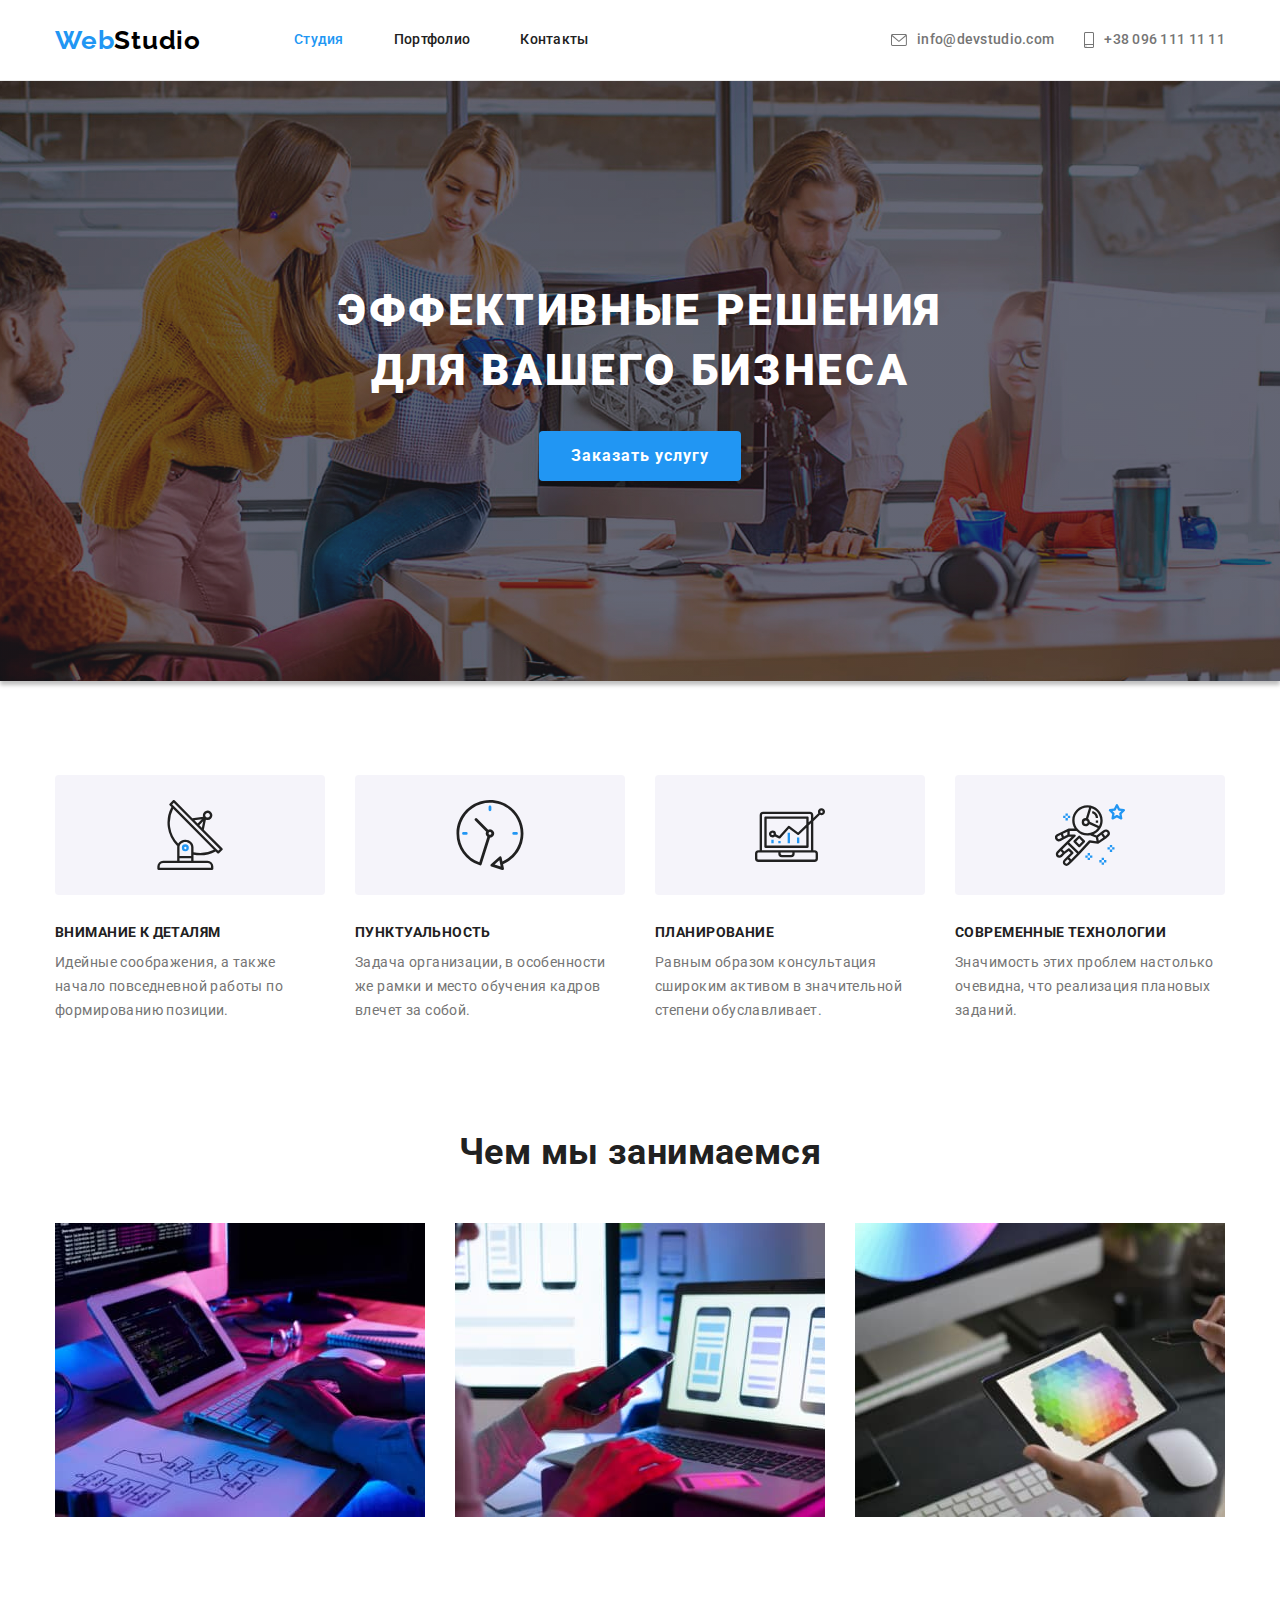
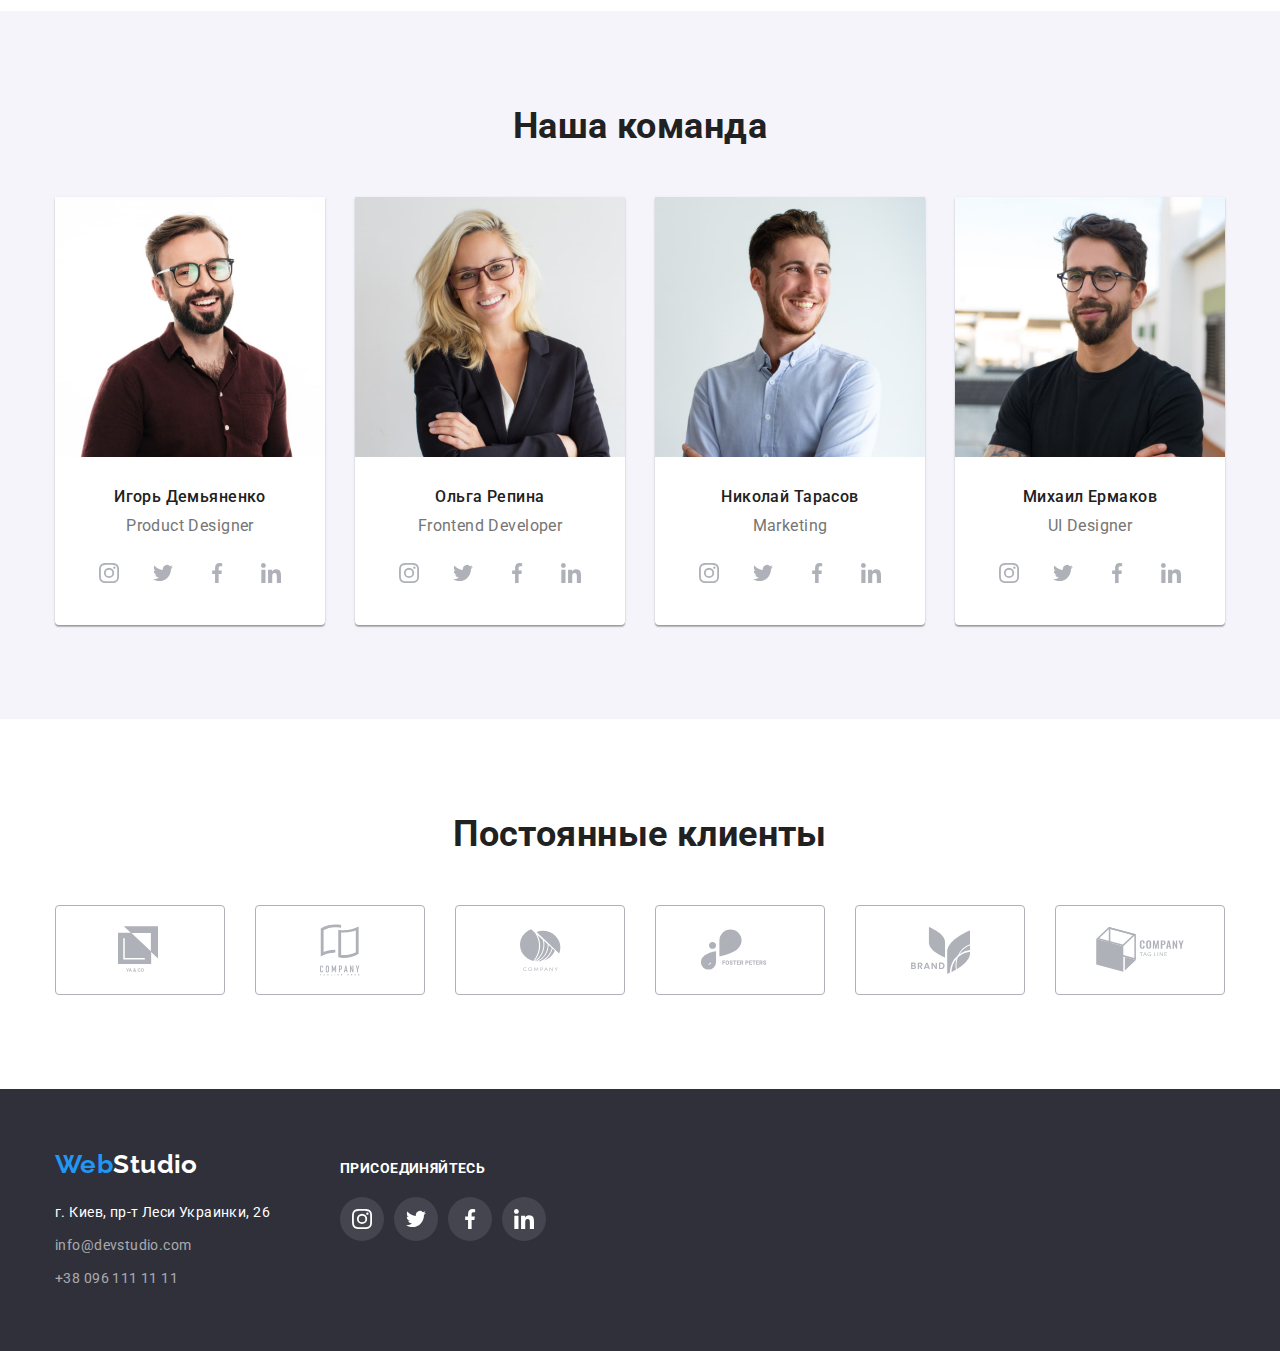
<file: index.html>
<!DOCTYPE html>
<html lang="ru">
  <head>
    <meta charset="UTF-8" />
    <meta name="viewport" content="width=device-width, initial-scale=1.0" />
    <title>Document</title>
    <link
      rel="stylesheet"
      href="https://cdnjs.cloudflare.com/ajax/libs/modern-normalize/1.0.0/modern-normalize.min.css"
    />
    <link rel="preconnect" href="https://fonts.gstatic.com" />
    <link
      href="https://fonts.googleapis.com/css2?family=Raleway:wght@700&family=Roboto:wght@400;500;700;900&display=swap"
      rel="stylesheet"
    />
    <link rel="stylesheet" href="./css/style.css" />
  </head>

  <body>
    <header class="header">
      <div class="container list">
        <a class="logo" href="./index.html"><span>Web</span>Studio</a>
        <nav>
          <ul class="nav-list">
            <li class="item">
              <a class="nav current" href="./index.html">Студия</a>
            </li>
            <li class="item">
              <a class="nav" href="./page1.html">Портфолио</a>
            </li>
            <li class="item"><a class="nav" href="">Контакты</a></li>
          </ul>
        </nav>
        <ul class="link-list">
          <li class="list">
            <a class="link mail-box" href="mailto:info@devstudio.com">
              <svg class="icon" height="12" width="16" >
                <use href="./Images/symbol-defs1.svg#icon-envelope"></use>
              </svg>
              info@devstudio.com
            </a>  
          </li>
          <li class="list">
            <a class="link" href="tel:+380961111111">
              <svg class="icon" height="16" width="10" >
                <use href="./Images/symbol-defs1.svg#icon-smartphone"></use>
              </svg>
              +38 096 111 11 11
            </a>
          </li>
        </ul>
      </div>
    </header>
    <main>
      <section class="hero">
        <div class="container">
          <h1 class="hero-text">
            Эффективные решения<br />
            для вашего бизнеса
          </h1>
          <button class="button-hero" type="button">Заказать услугу</button>
        </div>
      </section>

      <section class="studio">
        <div class="container">
          <h2 class="visualli-hidden">Наши преимущества</h2>
          <ul class="studio-list">
            <li class="text-box ikon-group">
              <h3>Внимание к деталям</h3>
              <p>
                Идейные соображения, а также начало повседневной работы по
                формированию позиции.
              </p>
            </li>
            <li class="text-box ikon-clock">
              <h3>Пунктуальность</h3>
              <p>
                Задача организации, в особенности же рамки и место обучения
                кадров влечет за собой.
              </p>
            </li>
            <li class="text-box ikon-diagram">
              <h3>Планирование</h3>
              <p>
                Равным образом консультация сшироким активом в значительной
                степени обуславливает.
              </p>
            </li>
            <li class="text-box ikon-astro">
              <h3>Современные технологии</h3>
              <p>
                Значимость этих проблем настолько очевидна, что реализация
                плановых заданий.
              </p>
            </li>
          </ul>
        </div>
      </section>
      <section class="works">
        <div class="container">
          <h2>Чем мы занимаемся</h2>
          <ul class="pictures">
            <li>
              <img
                src="./Images/box1.jpg "
                alt="работа на компьютере"
                width="370"
              />
            </li>
            <li>
              <img
                src="./Images/box2.jpg"
                alt="работа за ноутбуком"
                width="370"
              />
            </li>
            <li>
              <img
                src="./Images/box3.jpg"
                alt="работа с планшетом"
                width="370"
              />
            </li>
          </ul>
        </div>
      </section>
      <section class="foto">
        <div class="container">
          <h2>Наша команда</h2>
          <ul class="foto-comand">
            <li class="person">
              <img src="./Images/img4.jpg " alt="фото человека 1" width="270" />
              <h3>Игорь Демьяненко</h3>
              <p>Product Designer</p>
              <ul class="team-link">
                <li class="social">
                  <a class="social-net" href="https://www.instagram.com/">
                    <svg class="pin">
                      <use href="./Images/symbol-defs1.svg#icon-instagram"></use>
                    </svg>
                  </a>
                </li>
                <li class="social">
                  <a class="social-net" href="https://twitter.com/">
                    <svg class="pin">
                      <use href="./Images/symbol-defs1.svg#icon-twitter"></use>
                    </svg>
                  </a>
                </li>
                <li class="social">
                  <a class="social-net" href="https://www.facebook.com/">
                    <svg class="pin">
                      <use href="./Images/symbol-defs1.svg#icon-facebook"></use>
                    </svg>
                  </a>
                </li>
                <li class="social">
                  <a class="social-net" href="https://www.linkedin.com/">
                    <svg class="pin">
                      <use href="./Images/symbol-defs1.svg#icon-linkedin"></use>
                    </svg>
                  </a>
                </li>
              </ul>
            </li>
            <li class="person">
              <img src="./Images/img5.jpg " alt="фото человека 2" width="270" />
              <h3>Ольга Репина</h3>
              <p>Frontend Developer</p>
              <ul class="team-link">
                <li class="social">
                  <a class="social-net" href="https://www.instagram.com/">
                    <svg class="pin">
                      <use href="./Images/symbol-defs1.svg#icon-instagram"></use>
                    </svg>
                  </a>
                </li>
                <li class="social">
                  <a class="social-net" href="https://twitter.com/">
                    <svg class="pin">
                      <use href="./Images/symbol-defs1.svg#icon-twitter"></use>
                    </svg>
                  </a>
                </li>
                <li class="social">
                  <a class="social-net" href="https://www.facebook.com/">
                    <svg class="pin">
                      <use href="./Images/symbol-defs1.svg#icon-facebook"></use>
                    </svg>
                  </a>
                </li>
                <li class="social">
                  <a class="social-net" href="https://www.linkedin.com/">
                    <svg class="pin">
                      <use href="./Images/symbol-defs1.svg#icon-linkedin"></use>
                    </svg>
                  </a>
                </li>
              </ul>
            </li>
            <li class="person">
              <img src="./Images/img6.jpg" alt="фото человека 3" width="270" />
              <h3>Николай Тарасов</h3>
              <p>Marketing</p>
              <ul class="team-link">
                <li class="social">
                  <a class="social-net" href="https://www.instagram.com/">
                    <svg class="pin">
                      <use href="./Images/symbol-defs1.svg#icon-instagram"></use>
                    </svg>
                  </a>
                </li>
                <li class="social">
                  <a class="social-net" href="https://twitter.com/">
                    <svg class="pin">
                      <use href="./Images/symbol-defs1.svg#icon-twitter"></use>
                    </svg>
                  </a>
                </li>
                <li class="social">
                  <a class="social-net" href="https://www.facebook.com/">
                    <svg class="pin">
                      <use href="./Images/symbol-defs1.svg#icon-facebook"></use>
                    </svg>
                  </a>
                </li>
                <li class="social">
                  <a class="social-net" href="https://www.linkedin.com/">
                    <svg class="pin">
                      <use href="./Images/symbol-defs1.svg#icon-linkedin"></use>
                    </svg>
                  </a>
                </li>
              </ul>
            </li>
            <li class="person">
              <img src="./Images/img7.jpg" alt="фото человека 4" width="270" />
              <h3>Михаил Ермаков</h3>
              <p>UI Designer</p>
              <ul class="team-link">
                <li class="social">
                  <a class="social-net" href="https://www.instagram.com/">
                    <svg class="pin">
                      <use href="./Images/symbol-defs1.svg#icon-instagram"></use>
                    </svg>
                  </a>
                </li>
                <li class="social">
                  <a class="social-net" href="https://twitter.com/">
                    <svg class="pin">
                      <use href="./Images/symbol-defs1.svg#icon-twitter"></use>
                    </svg>
                  </a>
                </li>
                <li class="social">
                  <a class="social-net" href="https://www.facebook.com/">
                    <svg class="pin">
                      <use href="./Images/symbol-defs1.svg#icon-facebook"></use>
                    </svg>
                  </a>
                </li>
                <li class="social">
                  <a class="social-net" href="https://www.linkedin.com/">
                    <svg class="pin">
                      <use href="./Images/symbol-defs1.svg#icon-linkedin"></use>
                    </svg>
                  </a>
                </li>
              </ul>
            </li>
          </ul>
        </div>
      </section>
      <section class="client">
        <div class="container">
          <h2>Постоянные клиенты</h2>
          <ul class="company">
            <li class="name">
              <a class="company-name" href="">
                <svg class="logotip" height="49.2" width="44.2">
                  <use href="./Images/symbol-defs1.svg#icon-logo-1"></use>
                </svg>
              </a>
            </li>
            <li class="name">
              <a class="company-name" href="">
                <svg class="logotip" height="52" width="40">
                  <use href="./Images/symbol-defs1.svg#icon-logo-2"></use>
                </svg>
              </a>
            </li>
            <li class="name">
              <a class="company-name" href="">
                <svg class="logotip" height="42.6" width="41">
                  <use href="./Images/symbol-defs1.svg#icon-logo-3"></use>
                </svg>
              </a>
            </li>
            <li class="name">
              <a class="company-name" href="">
                <svg class="logotip" height="42" width="79.6">
                  <use href="./Images/symbol-defs1.svg#icon-logo-4"></use>
                </svg>
              </a>
            </li>
            <li class="name">
              <a class="company-name" href="">
                <svg class="logotip" height="47" width="59">
                  <use href="./Images/symbol-defs1.svg#icon-logo-5"></use>
                </svg>
              </a>
            </li>
            <li class="name">
              <a class="company-name" href="">
                <svg class="logotip" height="45.4" width="88.4">
                  <use href="./Images/symbol-defs1.svg#icon-logo-6"></use>
                </svg>
              </a>
            </li>
          </ul>
        </div>
      </section>
    </main>

    <footer class="footer">
      <div class="container box">
        <address>
          <ul class="card">
            <li class="point">
              <a class="footer-logo" href="./index.html"
                ><span>Web</span>Studio</a
              >
            </li>
            <li class="vizit">
              <a
                class="footer-adress"
                href="https://www.google.com.ua/maps/@50.401699,30.2525114,10z?hl=ru&authuser=0"
                >г. Киев, пр-т Леси Украинки, 26</a
              >
            </li>
            <li class="vizit">
              <a class="footer-link" href="mailto:info@devstudio.com"
                >info@devstudio.com</a
              >
            </li>
            <li class="vizit">
              <a class="footer-link" href="tel:+380961111111"
                >+38 096 111 11 11</a
              >
            </li>
          </ul>
        </address>
        <div class="subs">
          <p class="wind">присоединяйтесь</p>
          <ul class="social-link">
            <li class="social">
              <a class="social-pin" href="https://www.instagram.com/">
                <svg class="pin">
                  <use href="./Images/symbol-defs1.svg#icon-instagram"></use>
                </svg>
              </a>
            </li>
            <li class="social">
              <a class="social-pin" href="https://twitter.com/">
                <svg class="pin">
                  <use href="./Images/symbol-defs1.svg#icon-twitter"></use>
                </svg>
              </a>
            </li>
            <li class="social">
              <a class="social-pin" href="https://www.facebook.com/">
                <svg class="pin">
                  <use href="./Images/symbol-defs1.svg#icon-facebook"></use>
                </svg>
              </a>
            </li>
            <li class="social">
              <a class="social-pin" href="https://www.linkedin.com/">
                <svg class="pin">
                  <use href="./Images/symbol-defs1.svg#icon-linkedin"></use>
                </svg>
              </a>
            </li>
          </ul>
        </div>
      </div>
    </footer>
  </body>
</html>
</file>
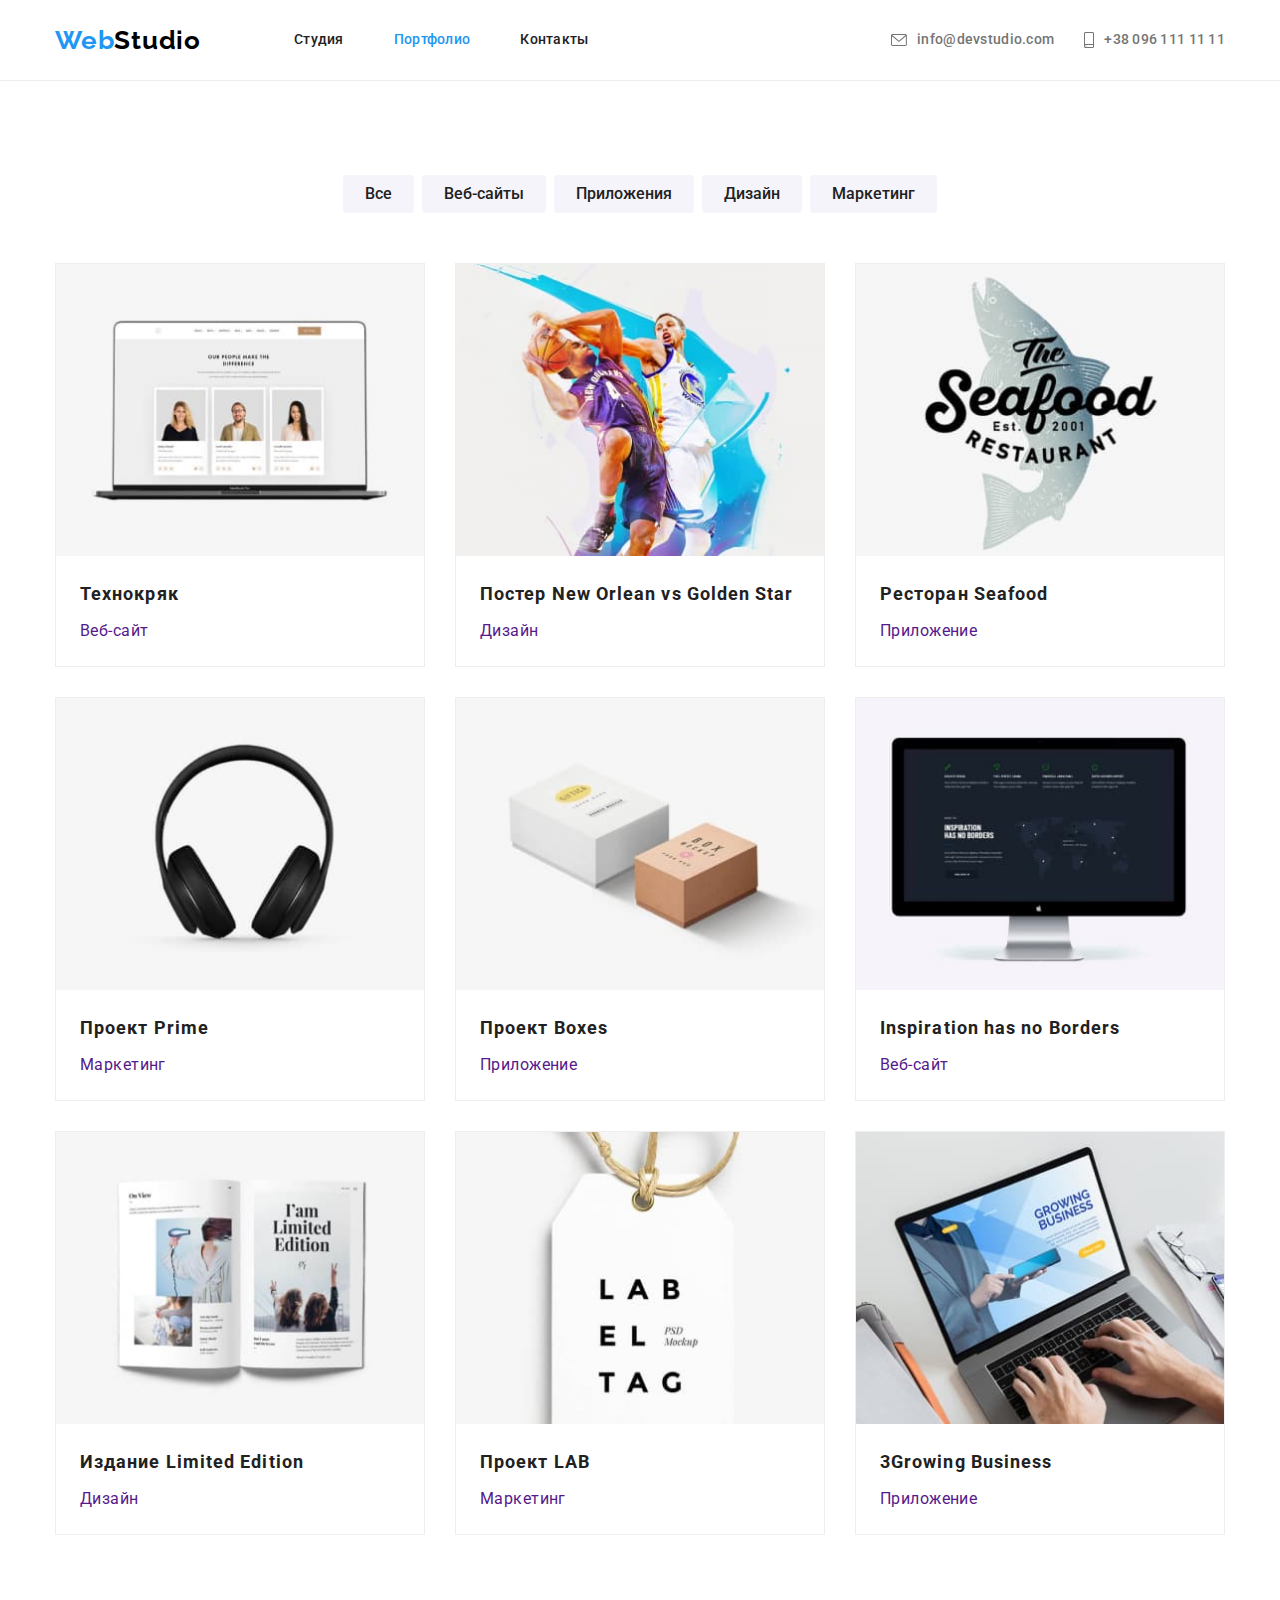
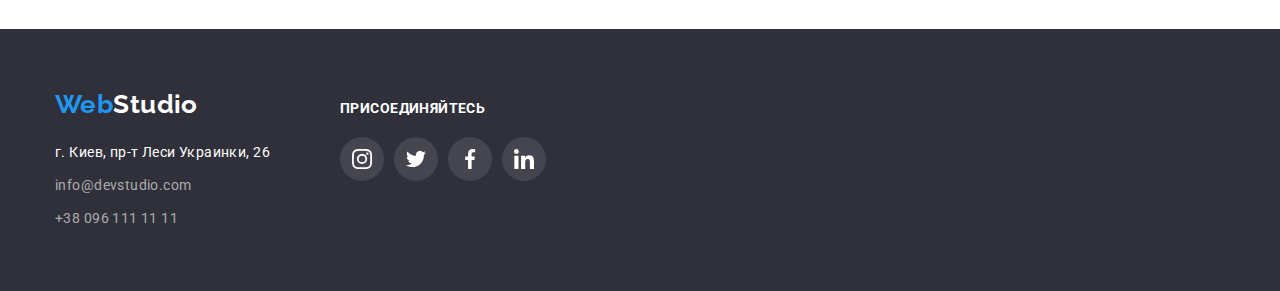
<file: page1.html>
<!DOCTYPE html>
<html lang="ru">

<head>
  <meta charset="UTF-8" />
  <meta name="viewport" content="width=device-width, initial-scale=1.0" />
  <title>Document</title>
  <link rel="stylesheet"
    href="https://cdnjs.cloudflare.com/ajax/libs/modern-normalize/1.0.0/modern-normalize.min.css" />
  <link rel="preconnect" href="https://fonts.gstatic.com" />
  <link href="https://fonts.googleapis.com/css2?family=Raleway:wght@700&family=Roboto:wght@400;500;700;900&display=swap"
    rel="stylesheet" />
  <link rel="stylesheet" href="./css/style.css" />
</head>

<body>
  <header class="header">
    <div class="container list">
      <a class="logo" href="./index.html"><span>Web</span>Studio</a>
    <nav>
      <ul class="nav-list">
        <li class="item"><a class="nav" href="./index.html">Студия</a></li>
        <li class="item"><a class="nav current" href="./page1.html">Портфолио</a></li>
        <li class="item"><a class="nav" href="">Контакты</a></li>
      </ul>
    </nav>
    <ul class="link-list">
      <li class="list">
        <a class="link mail-box" href="mailto:info@devstudio.com">
          <svg class="icon" height="12"
          width="16" >
            <use href="./Images/symbol-defs1.svg#icon-envelope"></use>
          </svg>
          info@devstudio.com
        </a>  
      </li>
      <li class="list">
        <a class="link" href="tel:+380961111111">
          <svg class="icon" height="16"
          width="10" >
            <use href="./Images/symbol-defs1.svg#icon-smartphone"></use>
          </svg>
          +38 096 111 11 11
        </a>
      </li>
    </ul>
  </div>  
  </header>
  <main>
    <section class="portfolio">
      <div class="container">
        <h2 class="visualli-hidden">Портфолио</h2>
        <ul class="btn-list">
          <li class="btn-set"><button class="btn-portfolio" type="button">Все</button>
          </li>
          <li class="btn-set">
            <button class="btn-portfolio" type="button">Веб-сайты</button>
          </li>
          <li class="btn-set">
            <button class="btn-portfolio" type="button">Приложения</button>
          </li>
          <li class="btn-set"><button class="btn-portfolio" type="button">Дизайн</button></li>
          <li class="btn-set">
            <button class="btn-portfolio" type="button">Маркетинг</button>
          </li>
        </ul>
      </div>
      <div class="container sign">
        <ul class="imag-list">
          <li class="imag-set">
            <a href="">
            <img src="./Images/img8.jpg " alt="лептоп" width="370" />
            <div class="form">
              <h3>Технокряк</h3>
              <p>Веб-сайт</p>
            </div>
          </a>
          </li>
          <li class="imag-set">
            <a href="">
            <img src="./Images/img9.jpg " alt="баскетболисты" width="370" />
            <div class="form">
              <h3>Постер New Orlean vs Golden Star</h3>
              <p>Дизайн</p>
            </div>
          </a>
          </li>
          <li class="imag-set">
            <a href="">
            <img src="./Images/img10.jpg " alt="лого рыба" width="370" />
            <div class="form">
              <h3>Ресторан Seafood</h3>
              <p>Приложение</p>
            </div>
          </a>
          </li>
          <li class="imag-set">
            <a href="">
            <img src="./Images/img11.jpg " alt="наушники" width="370" />
            <div class="form">
              <h3>Проект Prime</h3>
              <p>Маркетинг</p>
            </div>
          </a>
          </li>
          <li class="imag-set">
            <a href="">
            <img src="./Images/img12.jpg " alt="коробочки" width="370" />
            <div class="form">
              <h3>Проект Boxes</h3>
              <p>Приложение</p>
            </div>
          </a>
          </li>
          <li class="imag-set">
            <a href="">
            <img src="./Images/img13.jpg " alt="монитор" width="370" />
            <div class="form">
              <h3>Inspiration has no Borders</h3>
              <p>Веб-сайт</p>
            </div>
          </a>
          </li>
          <li class="imag-set">
            <a href="">
            <img src="./Images/img14.jpg " alt="разворот журнала" width="370" />
            <div class="form">
              <h3>Издание Limited Edition</h3>
              <p>Дизайн</p>
            </div>
          </a>
          </li>
          <li class="imag-set">
            <a href="">
            <img src="./Images/img15.jpg " alt="лейбла" width="370" />
            <div class="form">
              <h3>Проект LAB</h3>
              <p>Маркетинг</p>
            </div>
          </a>
          </li>
          <li class="imag-set">
            <a href="">
            <img src="./Images/img16.jpg " alt="работа на ноутбуке" width="370" />
            <div class="form">
              <h3>3Growing Business</h3>
              <p>Приложение</p>
            </div>
          </a>
          </li>
        </ul>
      </div>
    </section>
  </main>
  <footer class="footer">
    <div class="container box">
    <address>
      <ul class="card">
        <li class="point"><a class="footer-logo" href="./index.html"><span>Web</span>Studio</a></li>
        <li class="vizit">
          <a
            class="footer-adress"
            href="https://www.google.com.ua/maps/@50.401699,30.2525114,10z?hl=ru&authuser=0"
            >г. Киев, пр-т Леси Украинки, 26</a
          >
        </li>
        <li class="vizit">
          <a class="footer-link" href="mailto:info@devstudio.com"
            >info@devstudio.com</a
          >
        </li>
        <li class="vizit">
          <a class="footer-link" href="tel:+380961111111"
            >+38 096 111 11 11</a
          >
        </li>
      </ul>
    </address>
    <div class="subs">
    <p class="wind">присоединяйтесь</p>
    <ul class="social-link">
      <li  class="social">
        <a class="social-pin" href="https://www.instagram.com/" >
          <svg class="pin">
            <use href="./Images/symbol-defs1.svg#icon-instagram"></use>
          </svg>
        </a>
      </li>
      <li class="social">
        <a class="social-pin" href="https://twitter.com/">
          <svg class="pin">
            <use href="./Images/symbol-defs1.svg#icon-twitter"></use>
         </svg>
        </a>
      </li>
      <li class="social">
        <a class="social-pin" href="https://www.facebook.com/" >
          <svg class="pin">
            <use href="./Images/symbol-defs1.svg#icon-facebook"></use>
          </svg>
        </a>
      </li>
      <li class="social">
        <a class="social-pin" href="https://www.linkedin.com/" >
          <svg class="pin">
            <use href="./Images/symbol-defs1.svg#icon-linkedin"></use>
          </svg>
        </a>
      </li>
    </ul>
  </div>
  </div>
  </footer>
</body>
</html>
</file>
<file: css/style.css>
:root {
  --main-beckground-color: #ffffff;
  --sub-beckground-color: #2f303a;
  --dark-main-color: #212121;
  --white-main-color: #ffffff;
  --dark-secondari-color: #757575;
  --accent-color: #2196f3;
  --basik-font:Roboto;
}

.container{
  width:1200px;
  padding-left: 15px;
  padding-right:15px ;
  margin-left: auto;
  margin-right: auto;
}
.header >.container{
  display: flex;
  align-items: center;
}
.header{
  border-bottom: 1px solid #ECECEC;
}
.logo {
  margin-right:93px ;

  font-family: Raleway;
  font-style: normal;
  font-weight: bold;
  font-size: 26px;
  line-height: 1.19;
  letter-spacing: 0.03em;
  color: #000000;
}
.logo > span {
  color: #2196f3;
}
body {
  font-family: var(--basik-font);
  font-style: normal;
  font-weight: normal;
  font-size: 14px;
  line-height: 1.71;
  letter-spacing: 0.03em;
  background: var(--main-beckground-color);
  color: var(--dark-secondari-color);
}
.nav-list{
  display: flex;
  padding:0px;
  margin: 0px;
}
.nav-list >.item:not(:last-child){
  margin-right:50px ;
}
.nav,
.link {
  display: block;
  padding-top: 32px;
  padding-bottom:32px ;
  cursor: pointer;

  font-weight: 500;
  font-size: 14px;
  line-height: 1.14;
  letter-spacing: 0.02em;
  text-align: center;
}
.nav{
  color: var(--dark-main-color);}
.current {
  color: var(--accent-color);
}
.nav:hover,
.nav:focus {
  color: var(--accent-color);
}
.link-list{
  display: flex;
  padding: 0;
  margin: 0;
}
 .list .link-list{ 
   margin-left:auto;
}
.link{ 
 display: flex;
 align-items: center;
 color: var(--dark-secondari-color);
 fill:var(--dark-secondari-color)}
  
.mail-box{
  margin-right:30px;
}
.icon{
  margin-right:10px ;
}
.link:hover,
.link:focus {
  color: var(--accent-color);
  fill: var(--accent-color)
}
li {
  list-style: none;
}
a {
  text-decoration: none;
}

.hero{
  padding-top: 200px;
  padding-bottom: 200px;
  max-width: 1600px;
  height: 600px;
  margin-left:auto ;
  margin-right: auto;
 
  background-color:#C4C4C4;
  background-position: center;
  background-size: auto;
  background-image:linear-gradient( rgba(47, 48, 58, 0.4), rgba(47, 48, 58, 0.4)),
  url(../Images/Img\ hero.jpg);
  box-shadow: 0px 4px 4px rgba(0, 0, 0, 0.25);
}

.hero-text{
  margin: 0 0 30px;
  
  font-weight: 900;
  font-size: 44px;
  line-height: 1.36;
  text-align: center;
  letter-spacing: 0.06em;
  color: var(--white-main-color);
  text-transform: uppercase
}
.button-hero{
  margin-left:auto ;
  margin-right: auto;
  padding: 10px 32px;

  font-family:inherit;
  font-weight: bold;
  font-size: 16px;
  line-height: 1.87;
  display: flex;
  align-items: center;
  text-align: center;
  letter-spacing: 0.06em;
  background: #2196f3;
  border: none;
  border-radius: 4px;
  box-shadow: 0px 4px 4px rgba(0, 0, 0, 0.15);
  color: var(--white-main-color);
}
.visualli-hidden {position:absolute;
  clip:rect(0 0 0 0);
  width:1px;
  height:1px;
  margin: -1px;}

.studio{
  padding-top:94px ;
  padding-bottom:94px ;
}

h2 { 
  margin-top:0;
  margin-bottom:50px ;

  font-weight: bold;
  font-size: 36px;
  line-height: 1.17;
  text-align: center;
  color: var(--dark-main-color);
}
.studio-list{
  display: flex;
  padding: 0px;
  margin-top:0; 
  
}
.text-box::before{
  display: block;
  content: "";
  height: 120px;
  margin-bottom: 30px;
  background-repeat: no-repeat;
  background-position: center;
  background-color: #F5F4FA;
  border-radius: 4px;
}
.ikon-group::before{background-image:url(../Images/Group.svg);}
.ikon-clock::before{background-image: url(../Images/clock.svg);}
.ikon-diagram::before{background-image: url(../Images/diagram.svg);}
.ikon-astro::before{background-image: url(../Images/astronaut.svg);}

.studio-list>.text-box:not(:last-child){
  margin-right:30px ;
}
.studio h3{
  margin:0 ;
  margin-bottom:10px ;
  
  font-weight: bold;
  font-size: 14px;
  line-height: 1.14;
  text-transform: uppercase;
  color: var(--dark-main-color);}
.studio p{
  width: 270px;
  margin:0;}
.works{
   padding-bottom:94px ;
}
.pictures{
  display: flex;
  justify-content:space-between;
  padding: 0px;
  margin: 0;
}
img{ display: block;
width:100% ;
}

.foto {
 padding:94px 0 ;
 background: #f5f4fa;
}
.foto-comand{
  display: flex;
  padding: 0;
  margin: 0;
}
.person{
  margin-right:30px ;

  background-color:var(--main-beckground-color);
  box-shadow: 0px 1px 3px rgba(0, 0, 0, 0.12), 0px 1px 1px
   rgba(0, 0, 0, 0.14), 0px 2px 1px rgba(0, 0, 0, 0.2);
  border-radius: 0px 0px 4px 4px;
}
.foto-comand >.person:nth-child(4n){
  margin-right:0 ;}

.foto-comand h3{
  padding-top: 30px;
  padding-bottom: 10px;
  margin: 0;

  font-weight: 500;
  font-size: 16px;
  line-height: 1.19;
  text-align: center;
  color: var(--dark-main-color);
 }
.foto-comand p{
  padding-bottom: 16px;
  margin: 0;

  font-size: 16px;
  line-height: 1.19;
  text-align: center;
  }
.team-link{
  display: flex;
  padding:0;
  margin:0;
  padding-bottom:30px;
  justify-content: center;
}
.social:not(:last-child){
  margin-right: 10px;
} 
.social-net{
  display: flex;
  height:44px ;
  width: 44px;
  border-radius: 50%;
  align-items: center;
  justify-content: center;
  fill:#afb1b8
}
.social-net:hover,
.social-net:focus
{ background-color:var( --accent-color);
  fill:var(--white-main-color)
}

.pin{
  display:flex;
  height:20px ;
  width: 20px; 
}
.client{
   padding-top: 94px;
   padding-bottom: 94px;
  }
.company {
  display:flex;
  padding: 0px;
  margin: 0px;
  justify-content: center;
}
.name:not(:last-child){
  margin-right: 30px;}
.company-name{
  display:inline-flex;
  width: 170px;
  height: 90px;
  align-items: center;
  justify-content: center;
  border: 1px solid #AFB1B8;
  box-sizing: border-box;
  border-radius: 4px;
  fill: #afb1b8;
}
.company-name:focus,
.company-name:hover{
  border-color: var(--accent-color);
  fill: var(--accent-color);
}
.logotip{
  display: flex;
}
.portfolio{
  padding-top: 94px;
  padding-bottom:94px ;
  }
.btn-list{
  display: flex;
  padding: 0;
  margin: 0;
  margin-bottom: 50px;
  justify-content:center;
}
.btn-list>.btn-set:not(:last-child){
  margin-right:8px ;
}

.btn-portfolio {
  border:none;
  padding:6px 22px;
  height: 38px;
  border-radius: 4px;
  cursor: pointer;

  font-family: inherit;
  font-weight: 500;
  font-size: 16px;
  line-height: 1.62;
  text-align: center;
  background: #f5f4fa;
  color: var(--dark-main-color);
  }
.btn-portfolio:hover,
.btn-portfolio:focus {
  background: var(--accent-color);
  color: var(--white-main-color);
  box-shadow: 0px 3px 1px rgba(0, 0, 0, 0.1),
   0px 1px 2px rgba(0, 0, 0, 0.08),
   0px 2px 2px rgba(0, 0, 0, 0.12);
  
  }

.imag-list{
  display: inline-flex;
  flex-wrap: wrap;
  padding: 0;
  margin: 0;
}
.imag-set{
  display: block;
  margin-right:30px ;
  margin-bottom:30px ;

  border: 1px solid #EEEEEE;
  box-sizing: border-box;
  width:370px;
  height: 404px;
}

.imag-set:hover,
.imag-set:focus-within
{
  box-shadow: 0px 1px 1px rgba(0, 0, 0, 0.12),
  0px 4px 4px rgba(0, 0, 0, 0.06), 
  1px 4px 6px rgba(0, 0, 0, 0.16);
  cursor: pointer;
 }

.imag-list >.imag-set:nth-child(3n){
  margin-right:0 ;
}
.imag-set:nth-last-child(-n+3){
  margin-bottom:0 ;
}
.sign h3 {
  margin: 0 0 4px;
   
  font-weight: bold;
  font-size:18px;
  line-height:2;
  letter-spacing: 0.06em;
  color: var(--dark-main-color);
  }
.sign p{
  margin: 0;
   
  font-size: 16px;
  line-height:1.87;
  }
.form{
  padding:20px 24px;}

.footer {
  padding-top: 60px;
  padding-bottom:60px ;

  background: var(--sub-beckground-color);
}
 
.card{
  padding: 0;
  margin: 0px;
  align-items: center;
}
.footer-link,
.footer-adress {
  font-style: normal;
  color: var(--white-main-color);
}
.footer-link {
  color: rgba(255, 255, 255, 0.6);
}
.footer-logo {
  font-family: Raleway;
  font-style: normal;
  font-weight: bold;
  font-size: 26px;
  line-height: 1.19;
  color: #ffffff;

}
.footer-logo > span {
  color: #2196f3;
}
.card .point{
  margin-bottom:20px ;
}
.card .vizit:not(:last-child){margin-bottom:9px ;
}
.wind{
  display:flex;
  padding: 0;
  margin: 0;
  margin-bottom: 20px;

  font-weight: bold;
  font-size: 14px;
  line-height: 1.14;
  text-transform: uppercase;
  color:var( --white-main-color) ;
 }
 .social-link{
  display: flex;
  padding:0;
  margin:0;
  justify-content: center;
 }
  .social-pin{
  display:flex;
  padding: 0px;
   margin: 0px;
  height:44px ;
  width: 44px;
  
  border-radius: 50%; 
  justify-content: center;
  align-items: center;
  fill: #ffffff;
  background-color: rgba(255, 255, 255, 0.1);
}
.social-pin:hover,
.social-pin:focus{
  background-color: var(--accent-color);
}
.box{
  display: flex;
  align-items: baseline;
}
.subs{
   margin-left: 70px;
}
</file>
